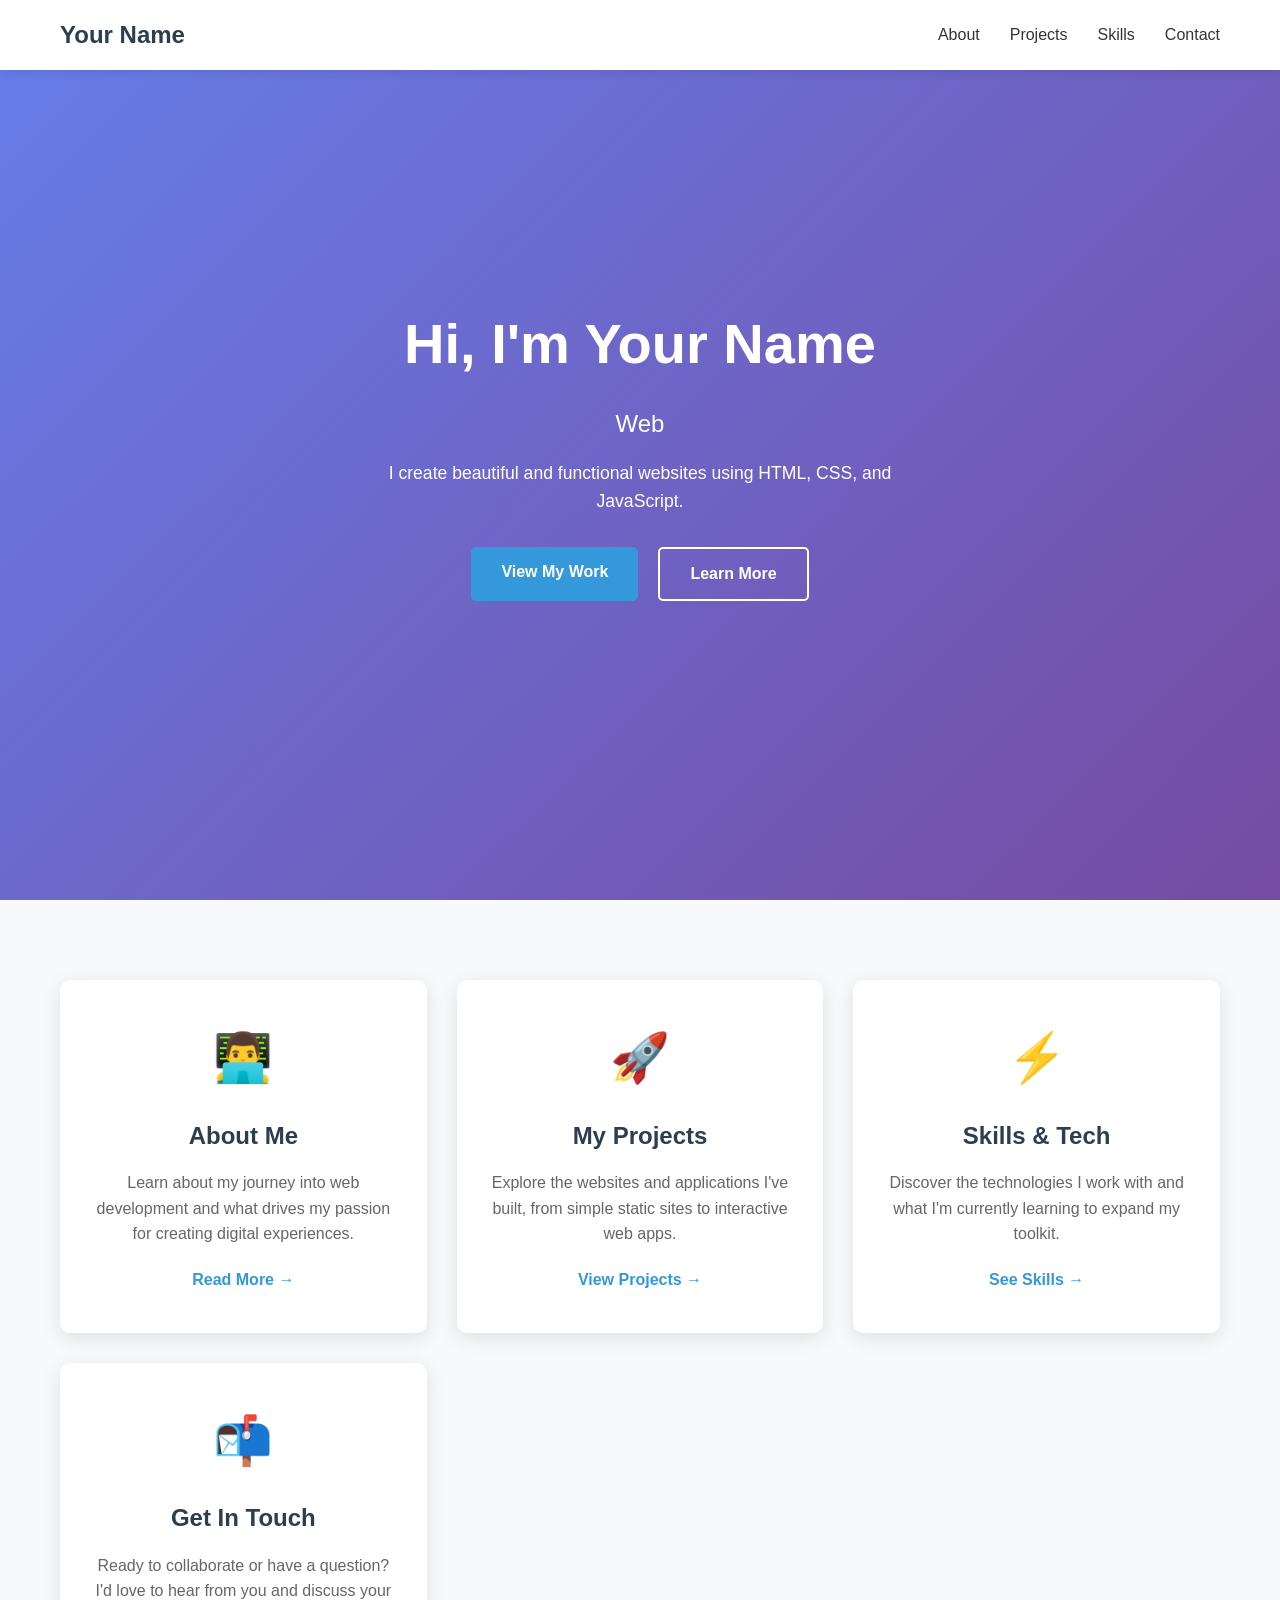
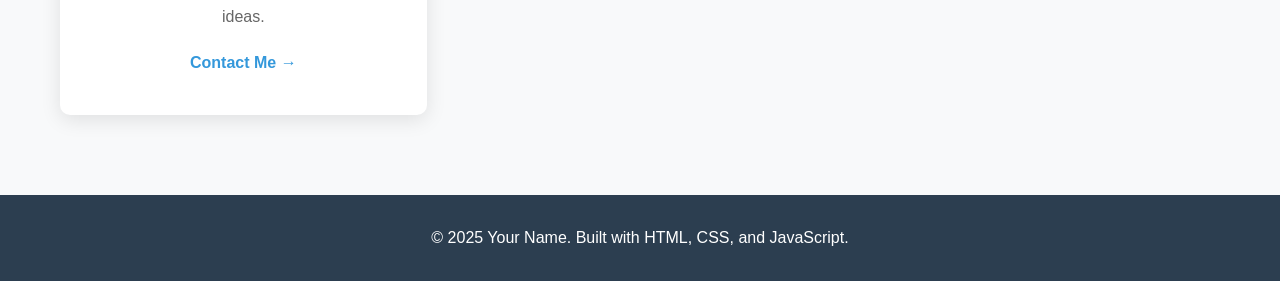
<file: portfolio-template/index.html>
<!DOCTYPE html>
<html lang="en">
<head>
    <meta charset="UTF-8">
    <meta name="viewport" content="width=device-width, initial-scale=1.0">
    <title>Your Name - Portfolio</title>
    <meta name="description" content="Portfolio website showcasing my projects and skills">
    <link rel="stylesheet" href="style.css">
</head>
<body>
    <!-- Navigation -->
    <nav id="navbar">
        <div class="nav-container">
            <h1 class="nav-title">Your Name</h1>
            <ul class="nav-menu">
                <li><a href="about.html">About</a></li>
                <li><a href="projects.html">Projects</a></li>
                <li><a href="skills.html">Skills</a></li>
                <li><a href="contact.html">Contact</a></li>
            </ul>
        </div>
    </nav>

    <!-- Hero Section - This is the first thing visitors see! -->
    <section id="hero">
        <div class="hero-content">
            <!-- TODO: Replace "Your Name" with your actual name -->
            <h1 class="hero-title">Hi, I'm Your Name</h1>
            
            <!-- TODO: Change this to your job title or what you want to be known for -->
            <!-- Examples: "Student & Aspiring Developer", "Computer Science Major", "Front-End Developer" -->
            <p class="hero-subtitle">Web Developer & Designer</p>
            
            <!-- TODO: Write 1-2 sentences about what you do or want to do -->
            <!-- Keep it simple and engaging - this is your elevator pitch! -->
            <p class="hero-description">I create beautiful and functional websites using HTML, CSS, and JavaScript.</p>
            
            <!-- TODO: You can customize these button texts and where they link to -->
            <div class="hero-buttons">
                <a href="projects.html" class="cta-button primary">View My Work</a>
                <a href="about.html" class="cta-button secondary">Learn More</a>
            </div>
        </div>
    </section>

    <!-- Quick Preview Sections - These give visitors a taste of what's on each page -->
    <section id="preview">
        <div class="container">
            <div class="preview-grid">
                
                <!-- About Preview Card -->
                <div class="preview-card">
                    <!-- TODO: You can change this emoji to represent yourself -->
                    <!-- Try: 👨‍💻 👩‍💻 🎓 🚀 💡 or any emoji that fits you! -->
                    <div class="preview-icon">👨‍💻</div>
                    <h3>About Me</h3>
                    <!-- TODO: Write a short preview of your about page (2-3 lines max) -->
                    <p>Learn about my journey into web development and what drives my passion for creating digital experiences.</p>
                    <a href="about.html" class="preview-link">Read More →</a>
                </div>
                
                <!-- Projects Preview Card -->
                <div class="preview-card">
                    <!-- TODO: Pick an emoji that represents your projects or work -->
                    <div class="preview-icon">🚀</div>
                    <h3>My Projects</h3>
                    <!-- TODO: Describe what visitors will find on your projects page -->
                    <p>Explore the websites and applications I've built, from simple static sites to interactive web apps.</p>
                    <a href="projects.html" class="preview-link">View Projects →</a>
                </div>
                
                <!-- Skills Preview Card -->
                <div class="preview-card">
                    <!-- TODO: Choose an emoji that represents skills or technology -->
                    <div class="preview-icon">⚡</div>
                    <h3>Skills & Tech</h3>
                    <!-- TODO: Give a preview of your skills and what you're learning -->
                    <p>Discover the technologies I work with and what I'm currently learning to expand my toolkit.</p>
                    <a href="skills.html" class="preview-link">See Skills →</a>
                </div>
                
                <!-- Contact Preview Card -->
                <div class="preview-card">
                    <!-- TODO: Pick an emoji for contact/communication -->
                    <div class="preview-icon">📬</div>
                    <h3>Get In Touch</h3>
                    <!-- TODO: Encourage visitors to contact you - make it welcoming! -->
                    <p>Ready to collaborate or have a question? I'd love to hear from you and discuss your ideas.</p>
                    <a href="contact.html" class="preview-link">Contact Me →</a>
                </div>
                
            </div>
        </div>
    </section>

    <!-- Footer -->
    <footer>
        <div class="container">
            <p>&copy; 2025 Your Name. Built with HTML, CSS, and JavaScript.</p>
        </div>
    </footer>

    <script src="script.js"></script>
</body>
</html>
</file>
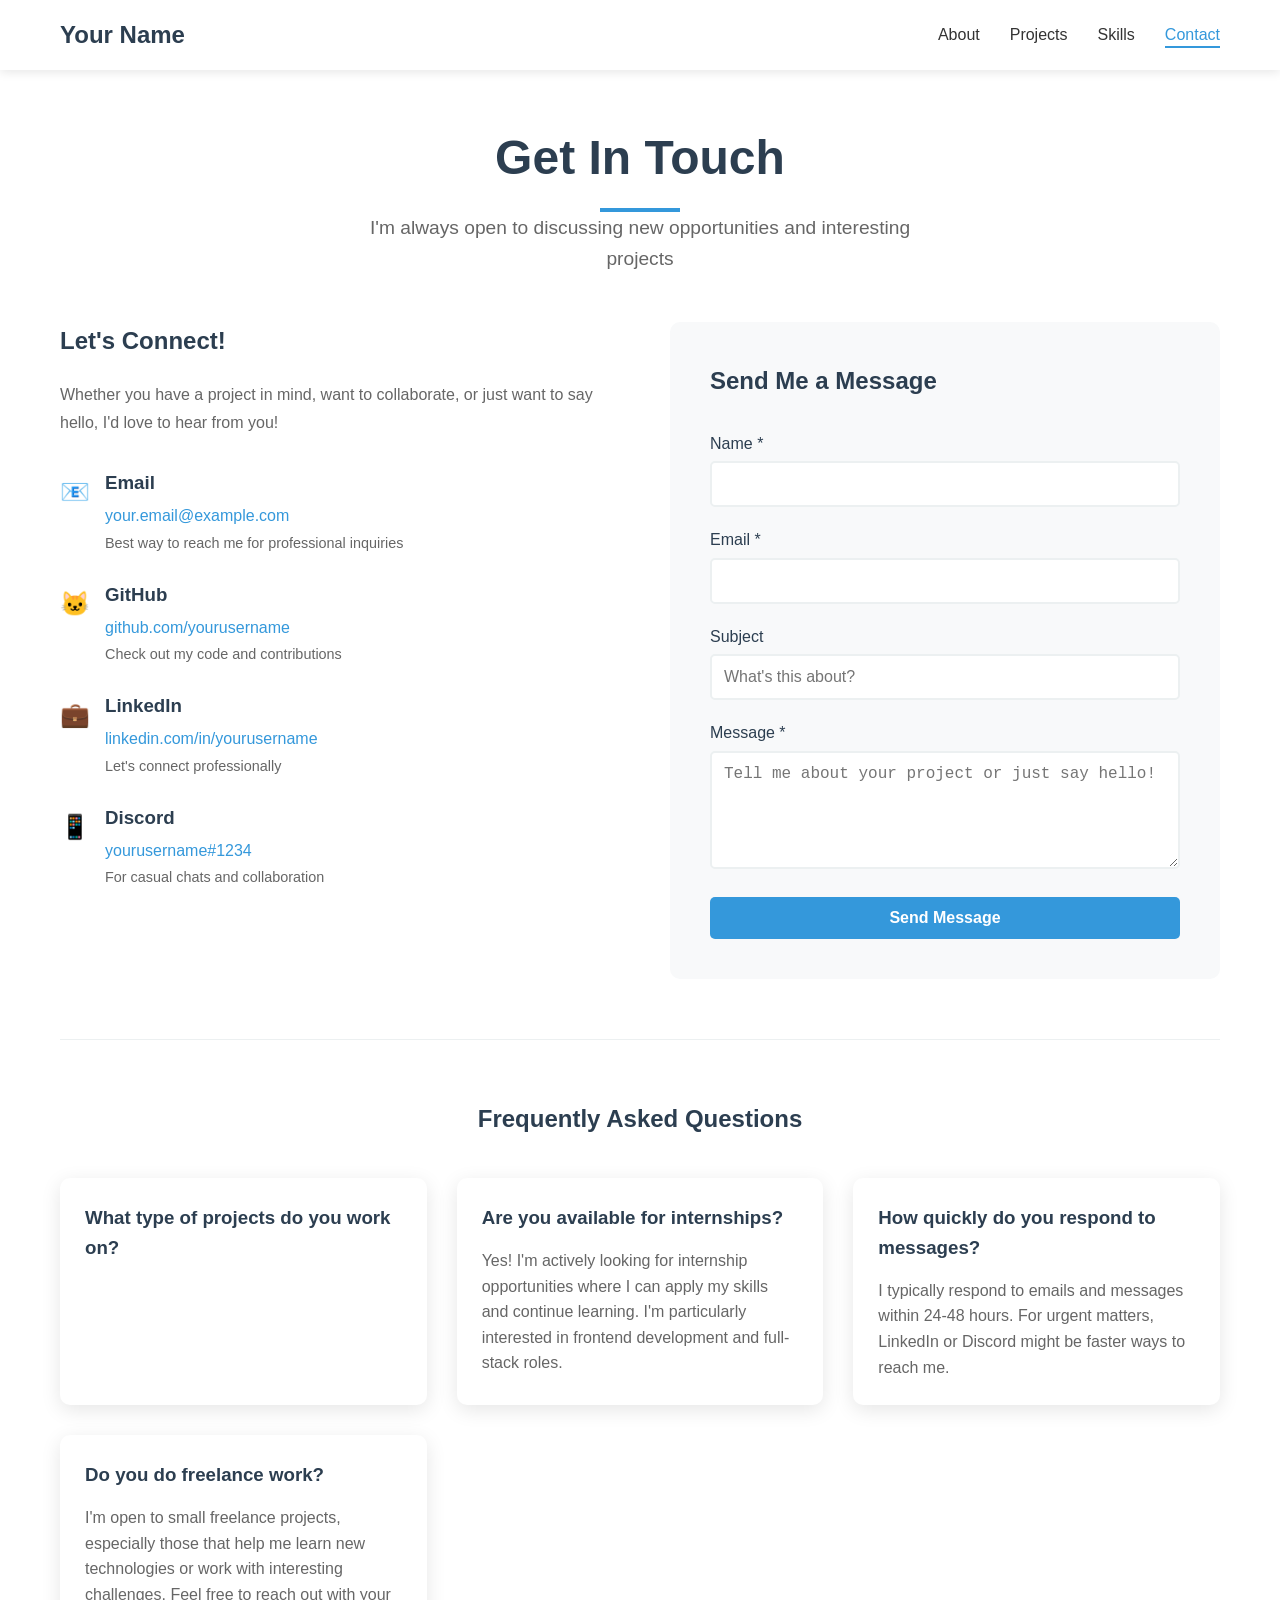
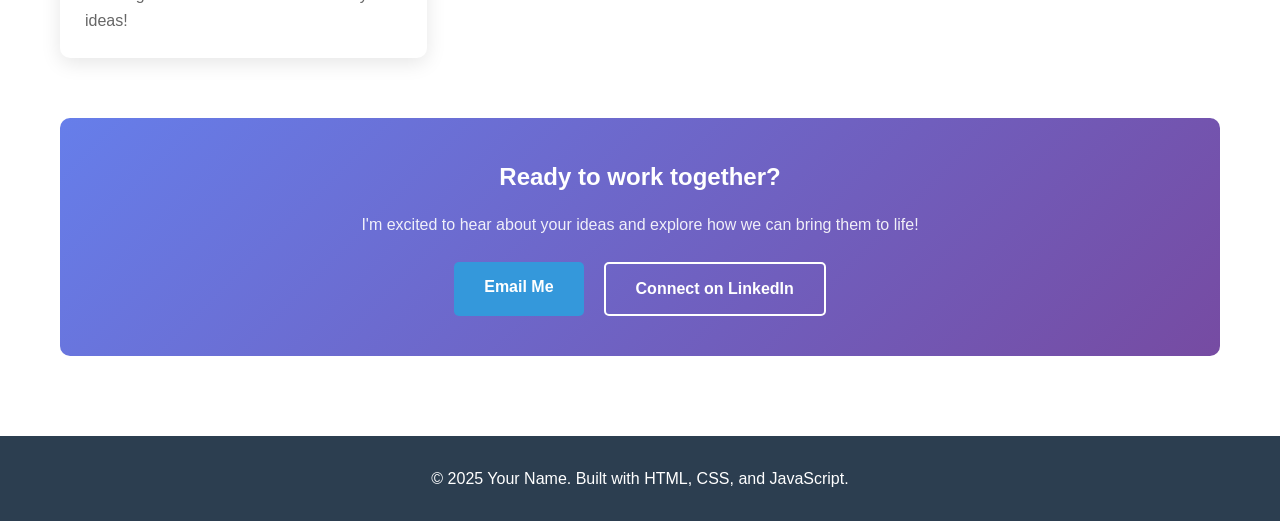
<file: portfolio-template/contact.html>
<!DOCTYPE html>
<html lang="en">
<head>
    <meta charset="UTF-8">
    <meta name="viewport" content="width=device-width, initial-scale=1.0">
    <title>Contact - Your Name</title>
    <meta name="description" content="Get in touch with me">
    <link rel="stylesheet" href="style.css">
</head>
<body>
    <!-- Navigation -->
    <nav id="navbar">
        <div class="nav-container">
            <h1 class="nav-title"><a href="index.html">Your Name</a></h1>
            <ul class="nav-menu">
                <li><a href="about.html">About</a></li>
                <li><a href="projects.html">Projects</a></li>
                <li><a href="skills.html">Skills</a></li>
                <li><a href="contact.html" class="active">Contact</a></li>
            </ul>
        </div>
    </nav>

    <!-- Contact Section -->
    <!-- Contact Section -->
    <section id="contact" class="page-section">
        <div class="container">
            <!-- TODO: Customize your contact page title -->
            <h1 class="page-title">Get In Touch</h1>
            <!-- TODO: Write an inviting subtitle that encourages people to reach out -->
            <p class="page-subtitle">I'm always open to discussing new opportunities and interesting projects</p>
            
            <div class="contact-container">
                
                <!-- Contact Information -->
                <div class="contact-info">
                    <h2>Let's Connect!</h2>
                    <!-- TODO: Write a welcoming message that reflects your personality -->
                    <p>Whether you have a project in mind, want to collaborate, or just want to say hello, I'd love to hear from you!</p>
                    
                    <div class="contact-methods">
                        <div class="contact-item">
                            <div class="contact-icon">📧</div>
                            <div class="contact-details">
                                <h3>Email</h3>
                                <!-- TODO: Replace with your actual email address -->
                                <a href="mailto:your.email@example.com">your.email@example.com</a>
                                <p>Best way to reach me for professional inquiries</p>
                            </div>
                        </div>
                        
                        <div class="contact-item">
                            <div class="contact-icon">🐱</div>
                            <div class="contact-details">
                                <h3>GitHub</h3>
                                <!-- TODO: Replace 'yourusername' with your actual GitHub username -->
                                <a href="https://github.com/yourusername" target="_blank">github.com/yourusername</a>
                                <p>Check out my code and contributions</p>
                            </div>
                        </div>
                        
                        <div class="contact-item">
                            <div class="contact-icon">💼</div>
                            <div class="contact-details">
                                <h3>LinkedIn</h3>
                                <!-- TODO: Replace 'yourusername' with your LinkedIn username -->
                                <a href="https://linkedin.com/in/yourusername" target="_blank">linkedin.com/in/yourusername</a>
                                <p>Let's connect professionally</p>
                            </div>
                        </div>
                        
                        <!-- OPTIONAL: Add other ways to connect -->
                        <div class="contact-item">
                            <div class="contact-icon">📱</div>
                            <div class="contact-details">
                                <h3>Discord</h3>
                                <a href="#">yourusername#1234</a>
                                <p>For casual chats and collaboration</p>
                            </div>
                        </div>
                    </div>
                </div>

                <!-- Contact Form - This is fully functional with validation! -->
                <div class="contact-form-container">
                    <h2>Send Me a Message</h2>
                    <!-- TODO: You can customize this form or connect it to a real email service -->
                    <form id="contact-form" class="contact-form">
                        <div class="form-group">
                            <label for="name">Name *</label>
                            <!-- Required field - the form won't submit without this -->
                            <input type="text" id="name" name="name" required>
                        </div>
                        
                        <div class="form-group">
                            <label for="email">Email *</label>
                            <input type="email" id="email" name="email" required>
                        </div>
                        
                        <div class="form-group">
                            <label for="subject">Subject</label>
                            <input type="text" id="subject" name="subject" placeholder="What's this about?">
                        </div>
                        
                        <div class="form-group">
                            <label for="message">Message *</label>
                            <textarea id="message" name="message" rows="5" required placeholder="Tell me about your project or just say hello!"></textarea>
                        </div>
                        
                        <button type="submit" class="submit-btn">
                            <span class="btn-text">Send Message</span>
                            <span class="btn-loading" style="display: none;">Sending...</span>
                        </button>
                    </form>
                </div>

            </div>
            
            <!-- FAQ Section -->
            <div class="faq-section">
                <h2>Frequently Asked Questions</h2>
                <div class="faq-grid">
                    <div class="faq-item">
                        <h3>What type of projects do you work on?</h3>
                        <p>I enjoy working on web development projects, especially those involving frontend technologies. I'm open to collaborating on personal projects, open source contributions, and learning opportunities.</p>
                    </div>
                    
                    <div class="faq-item">
                        <h3>Are you available for internships?</h3>
                        <p>Yes! I'm actively looking for internship opportunities where I can apply my skills and continue learning. I'm particularly interested in frontend development and full-stack roles.</p>
                    </div>
                    
                    <div class="faq-item">
                        <h3>How quickly do you respond to messages?</h3>
                        <p>I typically respond to emails and messages within 24-48 hours. For urgent matters, LinkedIn or Discord might be faster ways to reach me.</p>
                    </div>
                    
                    <div class="faq-item">
                        <h3>Do you do freelance work?</h3>
                        <p>I'm open to small freelance projects, especially those that help me learn new technologies or work with interesting challenges. Feel free to reach out with your ideas!</p>
                    </div>
                </div>
            </div>
            
            <!-- Call to Action -->
            <div class="contact-cta">
                <h2>Ready to work together?</h2>
                <p>I'm excited to hear about your ideas and explore how we can bring them to life!</p>
                <div class="cta-buttons">
                    <a href="mailto:your.email@example.com" class="cta-button primary">Email Me</a>
                    <a href="https://linkedin.com/in/yourusername" class="cta-button secondary" target="_blank">Connect on LinkedIn</a>
                </div>
            </div>
        </div>
    </section>

    <!-- Footer -->
    <footer>
        <div class="container">
            <p>&copy; 2025 Your Name. Built with HTML, CSS, and JavaScript.</p>
        </div>
    </footer>

    <script src="script.js"></script>
    <script src="contact-form.js"></script>
</body>
</html>
</file>
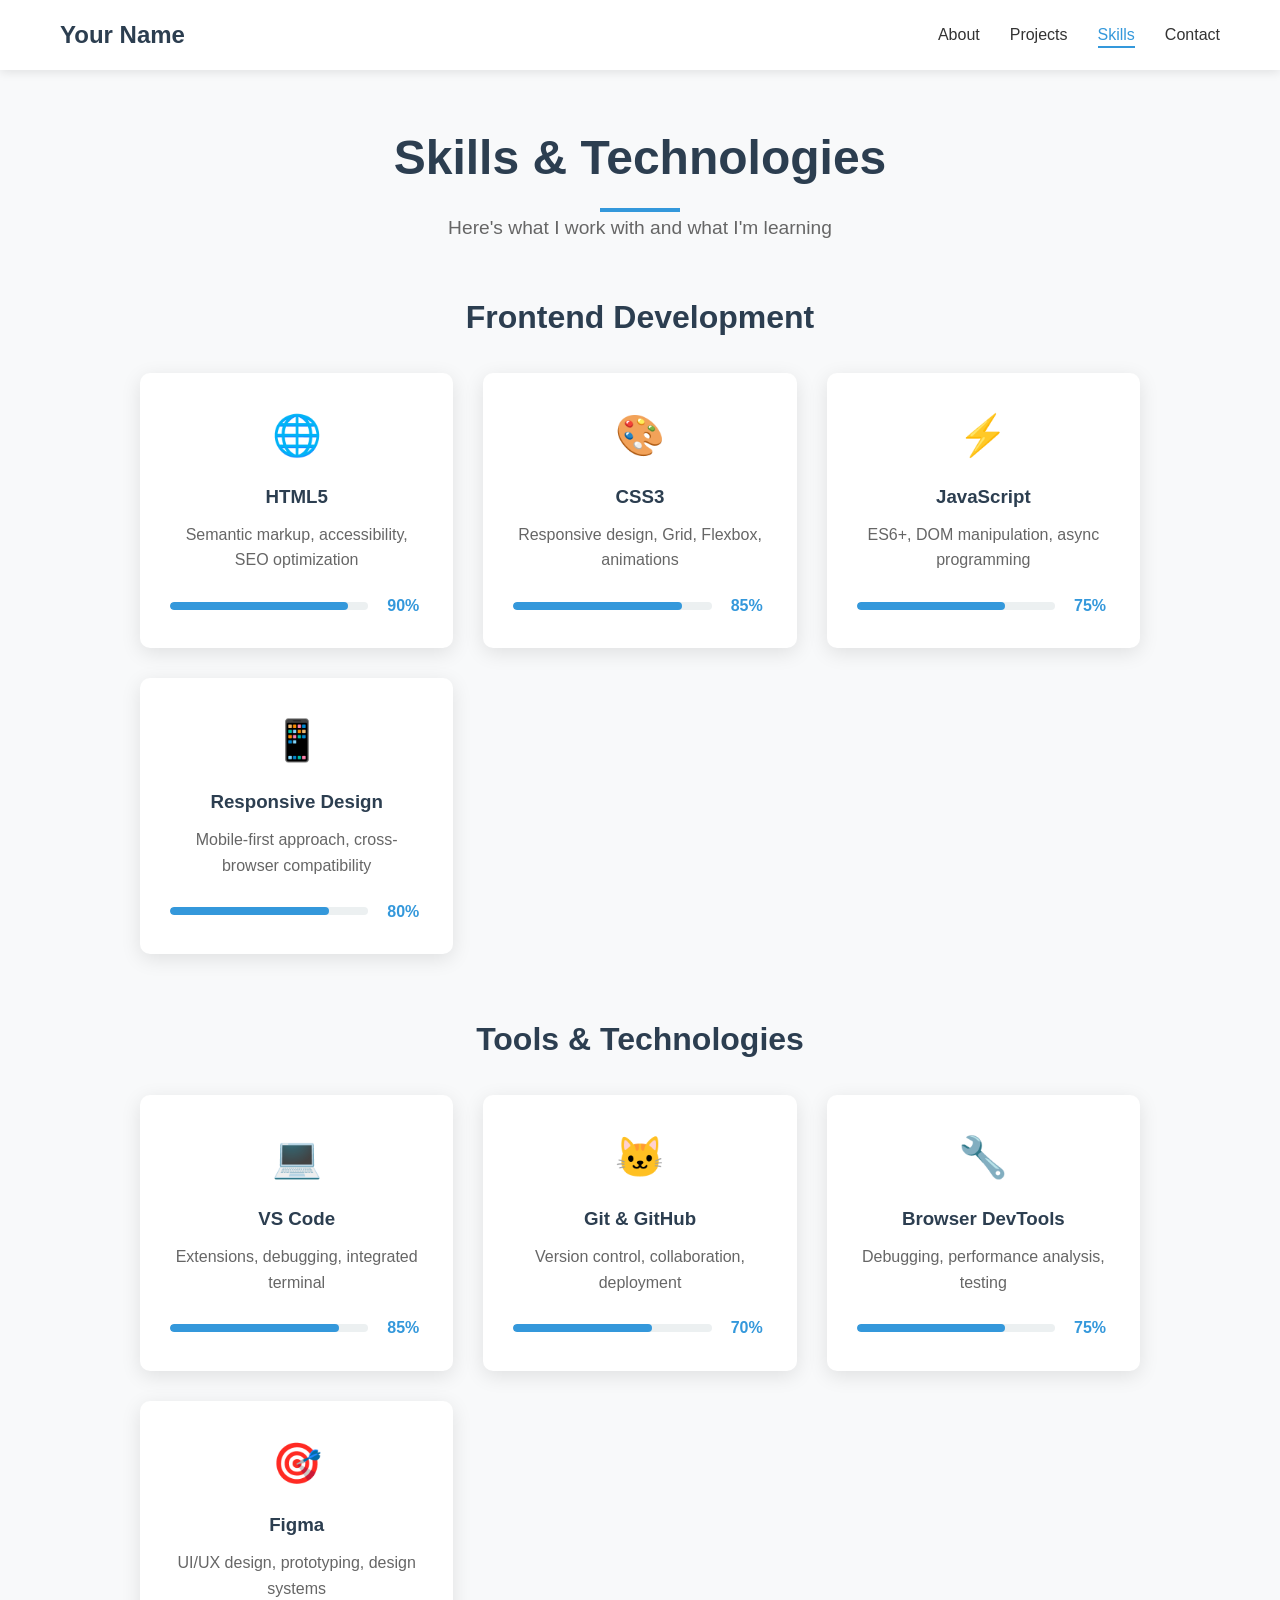
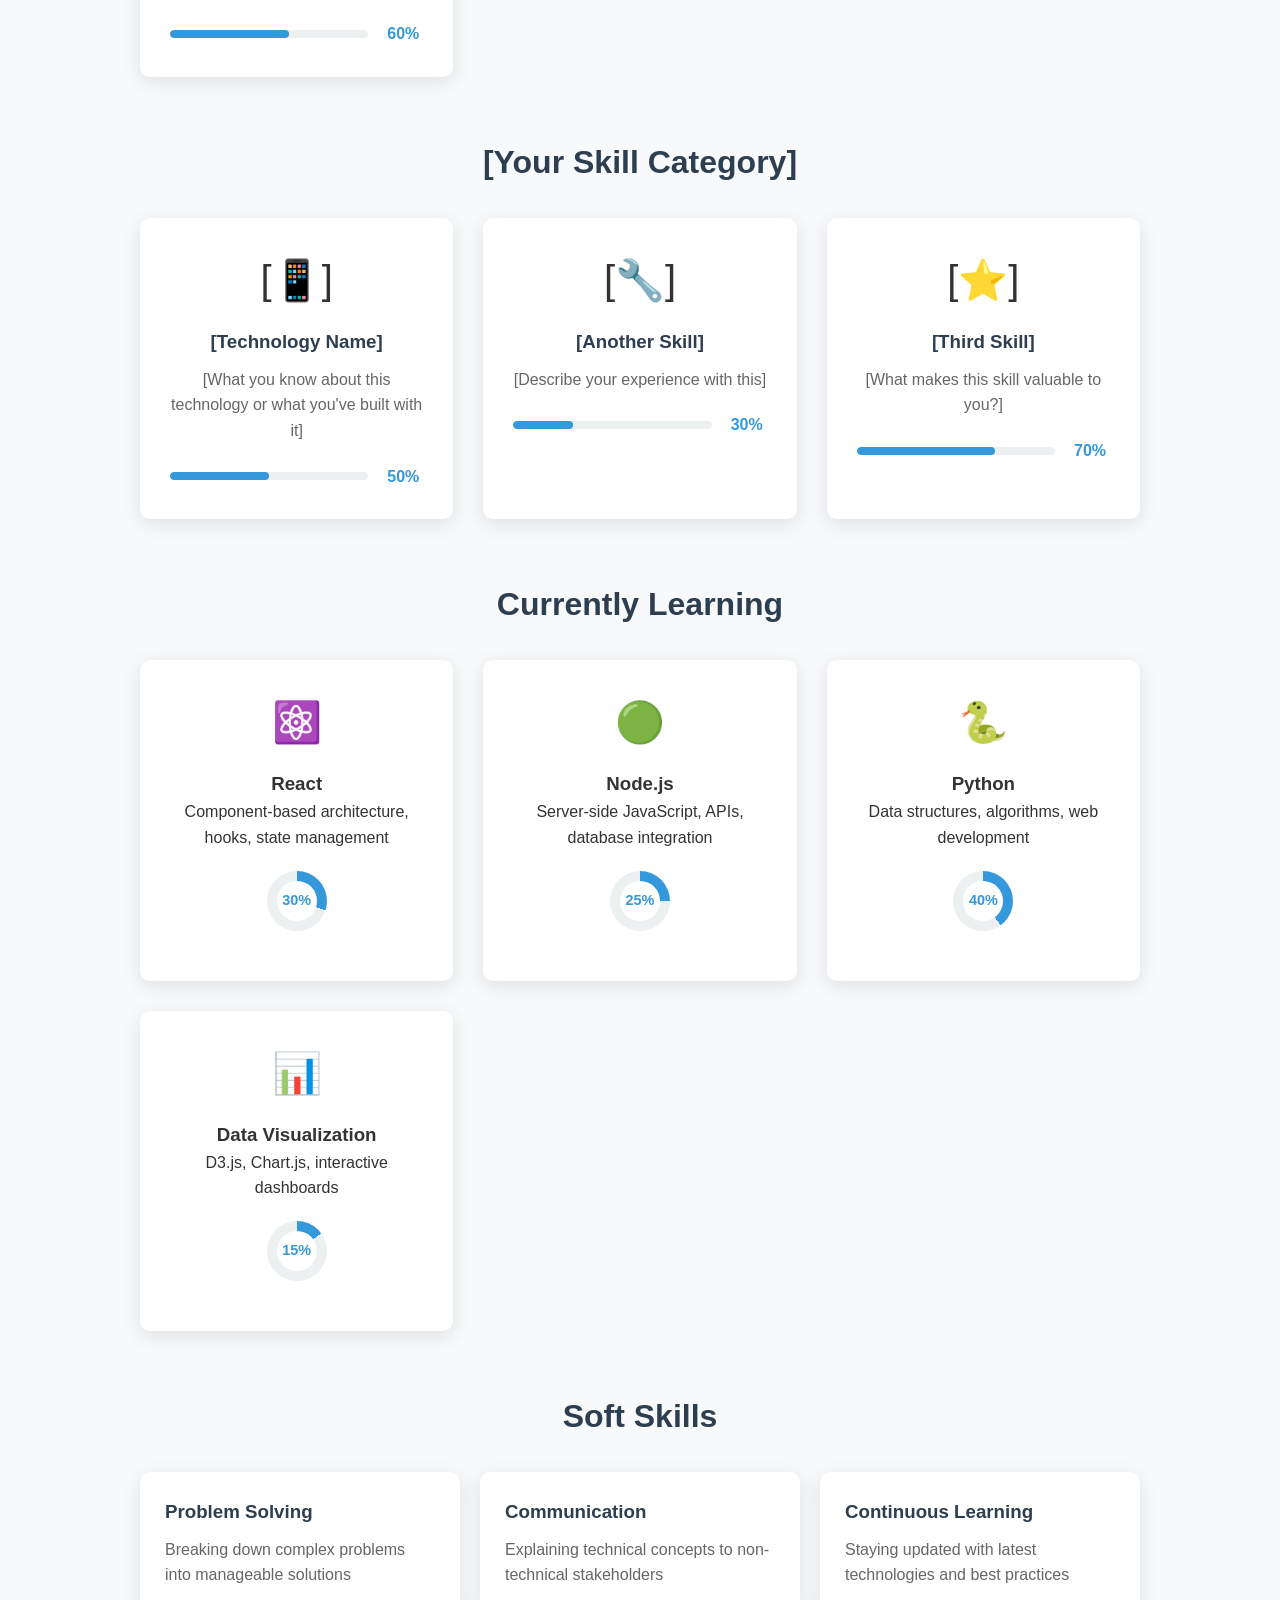
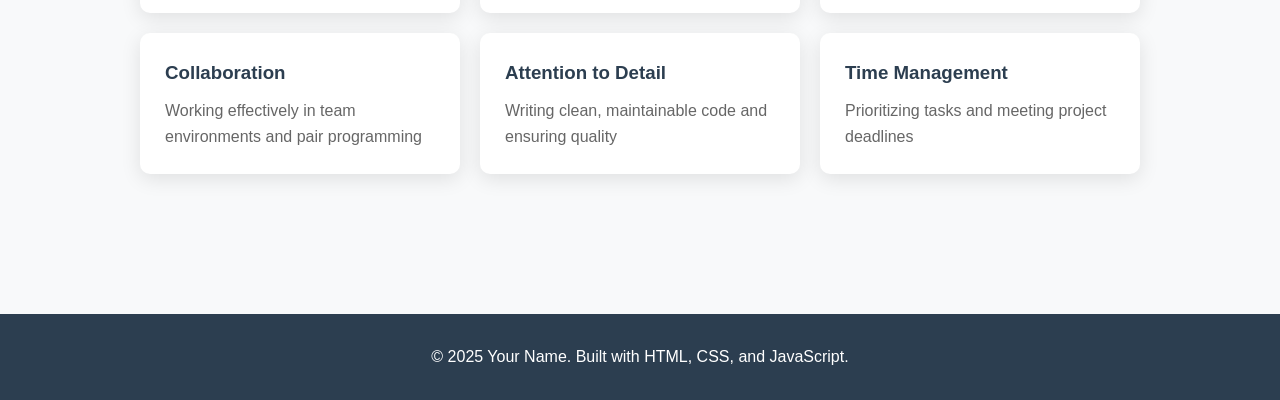
<file: portfolio-template/skills.html>
<!DOCTYPE html>
<html lang="en">
<head>
    <meta charset="UTF-8">
    <meta name="viewport" content="width=device-width, initial-scale=1.0">
    <title>Skills - Your Name</title>
    <meta name="description" content="My technical skills and expertise">
    <link rel="stylesheet" href="style.css">
</head>
<body>
    <!-- Navigation -->
    <nav id="navbar">
        <div class="nav-container">
            <h1 class="nav-title"><a href="index.html">Your Name</a></h1>
            <ul class="nav-menu">
                <li><a href="about.html">About</a></li>
                <li><a href="projects.html">Projects</a></li>
                <li><a href="skills.html" class="active">Skills</a></li>
                <li><a href="contact.html">Contact</a></li>
            </ul>
        </div>
    </nav>

    <!-- Skills Section -->
    <section id="skills" class="page-section">
        <div class="container">
            <!-- TODO: You can customize this title -->
            <h1 class="page-title">Skills & Technologies</h1>
            <!-- TODO: Write a subtitle that reflects your learning journey -->
            <p class="page-subtitle">Here's what I work with and what I'm learning</p>
            
            <div class="skills-container">
                
                <!-- Technical Skills - These are your coding/development skills -->
                <div class="skills-category">
                    <!-- TODO: You can organize skills by category - Frontend, Backend, Tools, etc. -->
                    <h2>Frontend Development</h2>
                    <div class="skills-grid">
                        <div class="skill-item">
                            <!-- TODO: Choose an emoji that represents this skill -->
                            <div class="skill-icon">🌐</div>
                            <h3>HTML5</h3>
                            <!-- TODO: Describe what you know about this technology -->
                            <p>Semantic markup, accessibility, SEO optimization</p>
                            <!-- TODO: Honestly rate your skill level (beginner, intermediate, advanced) -->
                            <div class="skill-level">
                                <div class="skill-bar" data-level="90">
                                    <div class="skill-progress"></div>
                                </div>
                                <span class="skill-percentage">90%</span>
                            </div>
                        </div>
                        
                        <div class="skill-item">
                            <div class="skill-icon">🎨</div>
                            <h3>CSS3</h3>
                            <p>Responsive design, Grid, Flexbox, animations</p>
                            <div class="skill-level">
                                <div class="skill-bar" data-level="85">
                                    <div class="skill-progress"></div>
                                </div>
                                <span class="skill-percentage">85%</span>
                            </div>
                        </div>
                        
                        <div class="skill-item">
                            <div class="skill-icon">⚡</div>
                            <h3>JavaScript</h3>
                            <p>ES6+, DOM manipulation, async programming</p>
                            <div class="skill-level">
                                <div class="skill-bar" data-level="75">
                                    <div class="skill-progress"></div>
                                </div>
                                <span class="skill-percentage">75%</span>
                            </div>
                        </div>
                        
                        <div class="skill-item">
                            <div class="skill-icon">📱</div>
                            <h3>Responsive Design</h3>
                            <p>Mobile-first approach, cross-browser compatibility</p>
                            <div class="skill-level">
                                <div class="skill-bar" data-level="80">
                                    <div class="skill-progress"></div>
                                </div>
                                <span class="skill-percentage">80%</span>
                            </div>
                        </div>
                    </div>
                </div>

                <!-- Tools & Technologies -->
                <div class="skills-category">
                    <h2>Tools & Technologies</h2>
                    <div class="skills-grid">
                        <div class="skill-item">
                            <div class="skill-icon">💻</div>
                            <h3>VS Code</h3>
                            <p>Extensions, debugging, integrated terminal</p>
                            <div class="skill-level">
                                <div class="skill-bar" data-level="85">
                                    <div class="skill-progress"></div>
                                </div>
                                <span class="skill-percentage">85%</span>
                            </div>
                        </div>
                        
                        <div class="skill-item">
                            <div class="skill-icon">🐱</div>
                            <h3>Git & GitHub</h3>
                            <p>Version control, collaboration, deployment</p>
                            <div class="skill-level">
                                <div class="skill-bar" data-level="70">
                                    <div class="skill-progress"></div>
                                </div>
                                <span class="skill-percentage">70%</span>
                            </div>
                        </div>
                        
                        <div class="skill-item">
                            <div class="skill-icon">🔧</div>
                            <h3>Browser DevTools</h3>
                            <p>Debugging, performance analysis, testing</p>
                            <div class="skill-level">
                                <div class="skill-bar" data-level="75">
                                    <div class="skill-progress"></div>
                                </div>
                                <span class="skill-percentage">75%</span>
                            </div>
                        </div>
                        
                        <div class="skill-item">
                            <div class="skill-icon">🎯</div>
                            <h3>Figma</h3>
                            <p>UI/UX design, prototyping, design systems</p>
                            <div class="skill-level">
                                <div class="skill-bar" data-level="60">
                                    <div class="skill-progress"></div>
                                </div>
                                <span class="skill-percentage">60%</span>
                            </div>
                        </div>
                    </div>
                </div>

                <!-- BLANK SKILLS TEMPLATE - Add your own skills here! -->
                <div class="skills-category">
                    <!-- TODO: Create your own skill category -->
                    <!-- Examples: "Backend Development", "Mobile Development", "Design Tools", "Languages" -->
                    <h2>[Your Skill Category]</h2>
                    <div class="skills-grid">
                        <!-- BLANK SKILL 1 -->
                        <div class="skill-item">
                            <!-- TODO: Pick an emoji for this skill -->
                            <div class="skill-icon">[📱]</div>
                            <!-- TODO: Name the technology or skill -->
                            <h3>[Technology Name]</h3>
                            <!-- TODO: Describe what you know or have done with it -->
                            <p>[What you know about this technology or what you've built with it]</p>
                            <!-- TODO: Rate yourself honestly (20% = beginner, 50% = intermediate, 80%+ = advanced) -->
                            <div class="skill-level">
                                <div class="skill-bar" data-level="50">
                                    <div class="skill-progress"></div>
                                </div>
                                <span class="skill-percentage">50%</span>
                            </div>
                        </div>

                        <!-- BLANK SKILL 2 -->
                        <div class="skill-item">
                            <div class="skill-icon">[🔧]</div>
                            <h3>[Another Skill]</h3>
                            <p>[Describe your experience with this]</p>
                            <div class="skill-level">
                                <div class="skill-bar" data-level="30">
                                    <div class="skill-progress"></div>
                                </div>
                                <span class="skill-percentage">30%</span>
                            </div>
                        </div>

                        <!-- BLANK SKILL 3 -->
                        <div class="skill-item">
                            <div class="skill-icon">[⭐]</div>
                            <h3>[Third Skill]</h3>
                            <p>[What makes this skill valuable to you?]</p>
                            <div class="skill-level">
                                <div class="skill-bar" data-level="70">
                                    <div class="skill-progress"></div>
                                </div>
                                <span class="skill-percentage">70%</span>
                            </div>
                        </div>
                    </div>
                </div>

                <!-- Currently Learning - Add what you're working on now! -->
                <div class="skills-category">
                    <h2>Currently Learning</h2>
                    <div class="learning-grid">
                        <div class="learning-item">
                            <div class="learning-icon">⚛️</div>
                            <h3>React</h3>
                            <p>Component-based architecture, hooks, state management</p>
                            <div class="learning-progress">
                                <div class="progress-ring">
                                    <div class="progress-text">30%</div>
                                </div>
                            </div>
                        </div>
                        
                        <div class="learning-item">
                            <div class="learning-icon">🟢</div>
                            <h3>Node.js</h3>
                            <p>Server-side JavaScript, APIs, database integration</p>
                            <div class="learning-progress">
                                <div class="progress-ring">
                                    <div class="progress-text">25%</div>
                                </div>
                            </div>
                        </div>
                        
                        <div class="learning-item">
                            <div class="learning-icon">🐍</div>
                            <h3>Python</h3>
                            <p>Data structures, algorithms, web development</p>
                            <div class="learning-progress">
                                <div class="progress-ring">
                                    <div class="progress-text">40%</div>
                                </div>
                            </div>
                        </div>
                        
                        <div class="learning-item">
                            <div class="learning-icon">📊</div>
                            <h3>Data Visualization</h3>
                            <p>D3.js, Chart.js, interactive dashboards</p>
                            <div class="learning-progress">
                                <div class="progress-ring">
                                    <div class="progress-text">15%</div>
                                </div>
                            </div>
                        </div>
                    </div>
                </div>

                <!-- Soft Skills -->
                <div class="skills-category">
                    <h2>Soft Skills</h2>
                    <div class="soft-skills">
                        <div class="soft-skill-item">
                            <h3>Problem Solving</h3>
                            <p>Breaking down complex problems into manageable solutions</p>
                        </div>
                        <div class="soft-skill-item">
                            <h3>Communication</h3>
                            <p>Explaining technical concepts to non-technical stakeholders</p>
                        </div>
                        <div class="soft-skill-item">
                            <h3>Continuous Learning</h3>
                            <p>Staying updated with latest technologies and best practices</p>
                        </div>
                        <div class="soft-skill-item">
                            <h3>Collaboration</h3>
                            <p>Working effectively in team environments and pair programming</p>
                        </div>
                        <div class="soft-skill-item">
                            <h3>Attention to Detail</h3>
                            <p>Writing clean, maintainable code and ensuring quality</p>
                        </div>
                        <div class="soft-skill-item">
                            <h3>Time Management</h3>
                            <p>Prioritizing tasks and meeting project deadlines</p>
                        </div>
                    </div>
                </div>

            </div>
        </div>
    </section>

    <!-- Footer -->
    <footer>
        <div class="container">
            <p>&copy; 2025 Your Name. Built with HTML, CSS, and JavaScript.</p>
        </div>
    </footer>

    <script src="script.js"></script>
</body>
</html>
</file>
<file: portfolio-template/style.css>
/* Reset and Base Styles */
* {
    margin: 0;
    padding: 0;
    box-sizing: border-box;
}

body {
    font-family: 'Arial', sans-serif;
    line-height: 1.6;
    color: #333;
    background-color: #fff;
}

.container {
    max-width: 1200px;
    margin: 0 auto;
    padding: 0 20px;
}

/* Navigation */
#navbar {
    position: fixed;
    top: 0;
    width: 100%;
    background-color: #fff;
    box-shadow: 0 2px 10px rgba(0,0,0,0.1);
    z-index: 1000;
    transition: all 0.3s ease;
}

.nav-container {
    max-width: 1200px;
    margin: 0 auto;
    padding: 0 20px;
    display: flex;
    justify-content: space-between;
    align-items: center;
    height: 70px;
}

.nav-title {
    font-size: 1.5rem;
    font-weight: bold;
    color: #2c3e50;
}

.nav-title a {
    text-decoration: none;
    color: inherit;
}

.nav-menu {
    display: flex;
    list-style: none;
    gap: 30px;
}

.nav-menu a {
    text-decoration: none;
    color: #333;
    font-weight: 500;
    transition: color 0.3s ease;
    position: relative;
}

.nav-menu a:hover,
.nav-menu a.active {
    color: #3498db;
}

.nav-menu a::after {
    content: '';
    position: absolute;
    width: 0;
    height: 2px;
    bottom: -5px;
    left: 0;
    background-color: #3498db;
    transition: width 0.3s ease;
}

.nav-menu a:hover::after,
.nav-menu a.active::after {
    width: 100%;
}

/* Hero Section */
#hero {
    height: 100vh;
    background: linear-gradient(135deg, #667eea 0%, #764ba2 100%);
    display: flex;
    align-items: center;
    justify-content: center;
    text-align: center;
    color: white;
}

.hero-content {
    max-width: 600px;
    padding: 0 20px;
}

.hero-title {
    font-size: 3.5rem;
    margin-bottom: 1rem;
    animation: fadeInUp 1s ease;
}

.hero-subtitle {
    font-size: 1.5rem;
    margin-bottom: 1rem;
    opacity: 0.9;
    animation: fadeInUp 1s ease 0.2s both;
}

.hero-description {
    font-size: 1.1rem;
    margin-bottom: 2rem;
    opacity: 0.8;
    animation: fadeInUp 1s ease 0.4s both;
}

.hero-buttons {
    display: flex;
    gap: 20px;
    justify-content: center;
    flex-wrap: wrap;
    animation: fadeInUp 1s ease 0.6s both;
}

.cta-button {
    display: inline-block;
    padding: 12px 30px;
    border-radius: 5px;
    font-weight: bold;
    text-decoration: none;
    transition: all 0.3s ease;
    cursor: pointer;
}

.cta-button.primary {
    background-color: #3498db;
    color: white;
}

.cta-button.primary:hover {
    background-color: #2980b9;
    transform: translateY(-2px);
}

.cta-button.secondary {
    background-color: transparent;
    color: white;
    border: 2px solid white;
}

.cta-button.secondary:hover {
    background-color: white;
    color: #3498db;
    transform: translateY(-2px);
}

/* Preview Section (Home Page) */
#preview {
    padding: 80px 0;
    background-color: #f8f9fa;
}

.preview-grid {
    display: grid;
    grid-template-columns: repeat(auto-fit, minmax(280px, 1fr));
    gap: 30px;
}

.preview-card {
    background-color: white;
    padding: 40px 30px;
    border-radius: 10px;
    text-align: center;
    box-shadow: 0 5px 20px rgba(0,0,0,0.1);
    transition: transform 0.3s ease, box-shadow 0.3s ease;
}

.preview-card:hover {
    transform: translateY(-5px);
    box-shadow: 0 15px 40px rgba(0,0,0,0.15);
}

.preview-icon {
    font-size: 3rem;
    margin-bottom: 20px;
}

.preview-card h3 {
    font-size: 1.5rem;
    margin-bottom: 15px;
    color: #2c3e50;
}

.preview-card p {
    color: #666;
    margin-bottom: 20px;
    line-height: 1.6;
}

.preview-link {
    color: #3498db;
    text-decoration: none;
    font-weight: bold;
    transition: color 0.3s ease;
}

.preview-link:hover {
    color: #2980b9;
}

/* Page Sections (for individual pages) */
.page-section {
    padding: 120px 0 80px;
    min-height: 100vh;
}

.page-title {
    font-size: 3rem;
    text-align: center;
    margin-bottom: 1rem;
    color: #2c3e50;
    position: relative;
}

.page-title::after {
    content: '';
    position: absolute;
    width: 80px;
    height: 4px;
    background-color: #3498db;
    bottom: -15px;
    left: 50%;
    transform: translateX(-50%);
}

.page-subtitle {
    text-align: center;
    font-size: 1.2rem;
    color: #666;
    margin-bottom: 3rem;
    max-width: 600px;
    margin-left: auto;
    margin-right: auto;
}

/* Sections */
section {
    padding: 80px 0;
}

.section-title {
    font-size: 2.5rem;
    text-align: center;
    margin-bottom: 3rem;
    color: #2c3e50;
    position: relative;
}

.section-title::after {
    content: '';
    position: absolute;
    width: 50px;
    height: 3px;
    background-color: #3498db;
    bottom: -10px;
    left: 50%;
    transform: translateX(-50%);
}

/* About Section */
#about {
    background-color: #f8f9fa;
}

.about-content {
    display: grid;
    grid-template-columns: 2fr 1fr;
    gap: 50px;
    align-items: center;
}

.about-text p {
    font-size: 1.1rem;
    margin-bottom: 1.5rem;
    line-height: 1.8;
}

.profile-image {
    width: 100%;
    max-width: 300px;
    border-radius: 50%;
    box-shadow: 0 10px 30px rgba(0,0,0,0.1);
}

/* Projects Section */
.projects-grid {
    display: grid;
    grid-template-columns: repeat(auto-fit, minmax(350px, 1fr));
    gap: 30px;
}

.project-card {
    background-color: white;
    border-radius: 10px;
    overflow: hidden;
    box-shadow: 0 5px 20px rgba(0,0,0,0.1);
    transition: transform 0.3s ease, box-shadow 0.3s ease;
}

.project-card:hover {
    transform: translateY(-5px);
    box-shadow: 0 15px 40px rgba(0,0,0,0.15);
}

.project-image {
    width: 100%;
    height: 250px;
    object-fit: cover;
}

.project-content {
    padding: 25px;
}

.project-title {
    font-size: 1.5rem;
    margin-bottom: 1rem;
    color: #2c3e50;
}

.project-description {
    color: #666;
    margin-bottom: 1rem;
    line-height: 1.6;
}

.project-tech {
    margin-bottom: 1.5rem;
}

.tech-tag {
    display: inline-block;
    background-color: #e74c3c;
    color: white;
    padding: 4px 12px;
    border-radius: 20px;
    font-size: 0.8rem;
    margin-right: 8px;
    margin-bottom: 5px;
}

.project-links {
    display: flex;
    gap: 15px;
}

.project-link {
    color: #3498db;
    text-decoration: none;
    font-weight: bold;
    transition: color 0.3s ease;
}

.project-link:hover {
    color: #2980b9;
}

/* Skills Section */
#skills {
    background-color: #f8f9fa;
}

.skills-grid {
    display: grid;
    grid-template-columns: repeat(auto-fit, minmax(250px, 1fr));
    gap: 30px;
}

.skill-category {
    background-color: white;
    padding: 30px;
    border-radius: 10px;
    text-align: center;
    box-shadow: 0 5px 20px rgba(0,0,0,0.1);
}

.skill-category h3 {
    font-size: 1.5rem;
    margin-bottom: 1.5rem;
    color: #2c3e50;
}

.skill-category ul {
    list-style: none;
}

.skill-category li {
    padding: 8px 0;
    color: #666;
    font-size: 1.1rem;
}

/* Contact Section */
.contact-content {
    text-align: center;
    max-width: 600px;
    margin: 0 auto;
}

.contact-description {
    font-size: 1.2rem;
    margin-bottom: 2rem;
    color: #666;
    line-height: 1.8;
}

.contact-links {
    display: flex;
    justify-content: center;
    gap: 30px;
    flex-wrap: wrap;
}

.contact-link {
    display: flex;
    align-items: center;
    gap: 10px;
    padding: 15px 25px;
    background-color: #f8f9fa;
    color: #333;
    text-decoration: none;
    border-radius: 10px;
    transition: all 0.3s ease;
    font-weight: 500;
}

.contact-link:hover {
    background-color: #3498db;
    color: white;
    transform: translateY(-2px);
}

.contact-icon {
    font-size: 1.2rem;
}

/* Footer */
footer {
    background-color: #2c3e50;
    color: white;
    text-align: center;
    padding: 30px 0;
}

/* Animations */
@keyframes fadeInUp {
    from {
        opacity: 0;
        transform: translateY(30px);
    }
    to {
        opacity: 1;
        transform: translateY(0);
    }
}

/* Responsive Design */
@media (max-width: 768px) {
    .nav-container {
        flex-direction: column;
        height: auto;
        padding: 15px 20px;
    }
    
    .nav-menu {
        margin-top: 15px;
        gap: 20px;
    }
    
    .hero-title {
        font-size: 2.5rem;
    }
    
    .hero-buttons {
        flex-direction: column;
        align-items: center;
    }
    
    .about-content {
        grid-template-columns: 1fr;
        text-align: center;
    }
    
    .projects-grid {
        grid-template-columns: 1fr;
    }
    
    .skills-grid {
        grid-template-columns: 1fr;
    }
    
    .contact-links {
        flex-direction: column;
        align-items: center;
    }
    
    .page-section {
        padding: 100px 0 60px;
    }
    
    .page-title {
        font-size: 2.5rem;
    }
}

@media (max-width: 480px) {
    .hero-title {
        font-size: 2rem;
    }
    
    .page-title {
        font-size: 2rem;
    }
    
    .container {
        padding: 0 15px;
    }
}

/* About Page Specific Styles */
.about-stats {
    display: grid;
    grid-template-columns: repeat(auto-fit, minmax(150px, 1fr));
    gap: 30px;
    margin-top: 50px;
    text-align: center;
}

.stat-item h3 {
    font-size: 2.5rem;
    color: #3498db;
    margin-bottom: 10px;
}

.stat-item p {
    color: #666;
    font-weight: 500;
}

.image-caption {
    margin-top: 15px;
    text-align: center;
}

.image-caption p {
    font-style: italic;
    color: #666;
}

/* Projects Page Specific Styles */
.project-card.featured {
    grid-column: 1 / -1;
}

.project-card.featured .project-content {
    display: grid;
    grid-template-columns: 1fr 1fr;
    gap: 30px;
    align-items: center;
}

.project-badge {
    background-color: #e74c3c;
    color: white;
    padding: 5px 15px;
    border-radius: 20px;
    font-size: 0.8rem;
    font-weight: bold;
    display: inline-block;
    margin-bottom: 10px;
}

.projects-cta {
    text-align: center;
    margin-top: 60px;
    padding: 40px;
    background-color: #f8f9fa;
    border-radius: 10px;
}

.projects-cta h2 {
    margin-bottom: 15px;
    color: #2c3e50;
}

.projects-cta p {
    margin-bottom: 25px;
    color: #666;
}

/* Skills Page Specific Styles */
.skills-container {
    max-width: 1000px;
    margin: 0 auto;
}

.skills-category {
    margin-bottom: 60px;
}

.skills-category h2 {
    font-size: 2rem;
    margin-bottom: 30px;
    color: #2c3e50;
    text-align: center;
}

.skills-grid {
    display: grid;
    grid-template-columns: repeat(auto-fit, minmax(300px, 1fr));
    gap: 30px;
}

.skill-item {
    background-color: white;
    padding: 30px;
    border-radius: 10px;
    box-shadow: 0 5px 20px rgba(0,0,0,0.1);
    text-align: center;
}

.skill-icon {
    font-size: 2.5rem;
    margin-bottom: 15px;
}

.skill-item h3 {
    margin-bottom: 10px;
    color: #2c3e50;
}

.skill-item p {
    color: #666;
    margin-bottom: 20px;
}

.skill-level {
    display: flex;
    align-items: center;
    gap: 15px;
}

.skill-bar {
    flex: 1;
    height: 8px;
    background-color: #ecf0f1;
    border-radius: 4px;
    overflow: hidden;
}

.skill-progress {
    height: 100%;
    background-color: #3498db;
    border-radius: 4px;
    transition: width 1s ease;
    width: 0;
}

.skill-percentage {
    font-weight: bold;
    color: #3498db;
    min-width: 40px;
}

.learning-grid {
    display: grid;
    grid-template-columns: repeat(auto-fit, minmax(250px, 1fr));
    gap: 30px;
}

.learning-item {
    background-color: white;
    padding: 30px;
    border-radius: 10px;
    box-shadow: 0 5px 20px rgba(0,0,0,0.1);
    text-align: center;
}

.learning-icon {
    font-size: 2.5rem;
    margin-bottom: 15px;
}

.progress-ring {
    width: 60px;
    height: 60px;
    border-radius: 50%;
    background: conic-gradient(#3498db 0deg, #ecf0f1 0deg);
    display: flex;
    align-items: center;
    justify-content: center;
    margin: 20px auto;
    position: relative;
}

.progress-ring::before {
    content: '';
    width: 40px;
    height: 40px;
    border-radius: 50%;
    background-color: white;
    position: absolute;
}

.progress-text {
    font-weight: bold;
    color: #3498db;
    z-index: 1;
    font-size: 0.9rem;
}

.soft-skills {
    display: grid;
    grid-template-columns: repeat(auto-fit, minmax(300px, 1fr));
    gap: 20px;
}

.soft-skill-item {
    background-color: white;
    padding: 25px;
    border-radius: 10px;
    box-shadow: 0 5px 20px rgba(0,0,0,0.1);
}

.soft-skill-item h3 {
    margin-bottom: 10px;
    color: #2c3e50;
}

.soft-skill-item p {
    color: #666;
}

/* Contact Page Specific Styles */
.contact-container {
    display: grid;
    grid-template-columns: 1fr 1fr;
    gap: 60px;
    margin-bottom: 60px;
}

.contact-info h2 {
    margin-bottom: 20px;
    color: #2c3e50;
}

.contact-info > p {
    margin-bottom: 30px;
    color: #666;
    line-height: 1.8;
}

.contact-methods {
    display: flex;
    flex-direction: column;
    gap: 25px;
}

.contact-item {
    display: flex;
    gap: 15px;
    align-items: flex-start;
}

.contact-icon {
    font-size: 1.5rem;
    margin-top: 5px;
}

.contact-details h3 {
    margin-bottom: 5px;
    color: #2c3e50;
}

.contact-details a {
    color: #3498db;
    text-decoration: none;
    font-weight: 500;
}

.contact-details a:hover {
    text-decoration: underline;
}

.contact-details p {
    color: #666;
    font-size: 0.9rem;
    margin-top: 3px;
}

.contact-form-container {
    background-color: #f8f9fa;
    padding: 40px;
    border-radius: 10px;
}

.contact-form-container h2 {
    margin-bottom: 30px;
    color: #2c3e50;
}

.form-group {
    margin-bottom: 20px;
}

.form-group label {
    display: block;
    margin-bottom: 5px;
    font-weight: 500;
    color: #2c3e50;
}

.form-group input,
.form-group textarea {
    width: 100%;
    padding: 12px;
    border: 2px solid #ecf0f1;
    border-radius: 5px;
    font-size: 1rem;
    transition: border-color 0.3s ease;
}

.form-group input:focus,
.form-group textarea:focus {
    outline: none;
    border-color: #3498db;
}

.submit-btn {
    background-color: #3498db;
    color: white;
    padding: 12px 30px;
    border: none;
    border-radius: 5px;
    font-size: 1rem;
    font-weight: bold;
    cursor: pointer;
    transition: background-color 0.3s ease;
    width: 100%;
}

.submit-btn:hover {
    background-color: #2980b9;
}

.submit-btn:disabled {
    background-color: #bdc3c7;
    cursor: not-allowed;
}

.faq-section {
    margin-top: 60px;
    padding-top: 60px;
    border-top: 1px solid #ecf0f1;
}

.faq-section h2 {
    text-align: center;
    margin-bottom: 40px;
    color: #2c3e50;
}

.faq-grid {
    display: grid;
    grid-template-columns: repeat(auto-fit, minmax(300px, 1fr));
    gap: 30px;
}

.faq-item {
    background-color: white;
    padding: 25px;
    border-radius: 10px;
    box-shadow: 0 5px 20px rgba(0,0,0,0.1);
}

.faq-item h3 {
    margin-bottom: 15px;
    color: #2c3e50;
}

.faq-item p {
    color: #666;
    line-height: 1.6;
}

.contact-cta {
    text-align: center;
    margin-top: 60px;
    padding: 40px;
    background: linear-gradient(135deg, #667eea 0%, #764ba2 100%);
    border-radius: 10px;
    color: white;
}

.contact-cta h2 {
    margin-bottom: 15px;
}

.contact-cta p {
    margin-bottom: 25px;
    opacity: 0.9;
}

.cta-buttons {
    display: flex;
    gap: 20px;
    justify-content: center;
    flex-wrap: wrap;
}

/* Mobile Responsive for Contact */
@media (max-width: 768px) {
    .contact-container {
        grid-template-columns: 1fr;
        gap: 40px;
    }
    
    .contact-form-container {
        padding: 25px;
    }
    
    .cta-buttons {
        flex-direction: column;
        align-items: center;
    }
}
</file>
